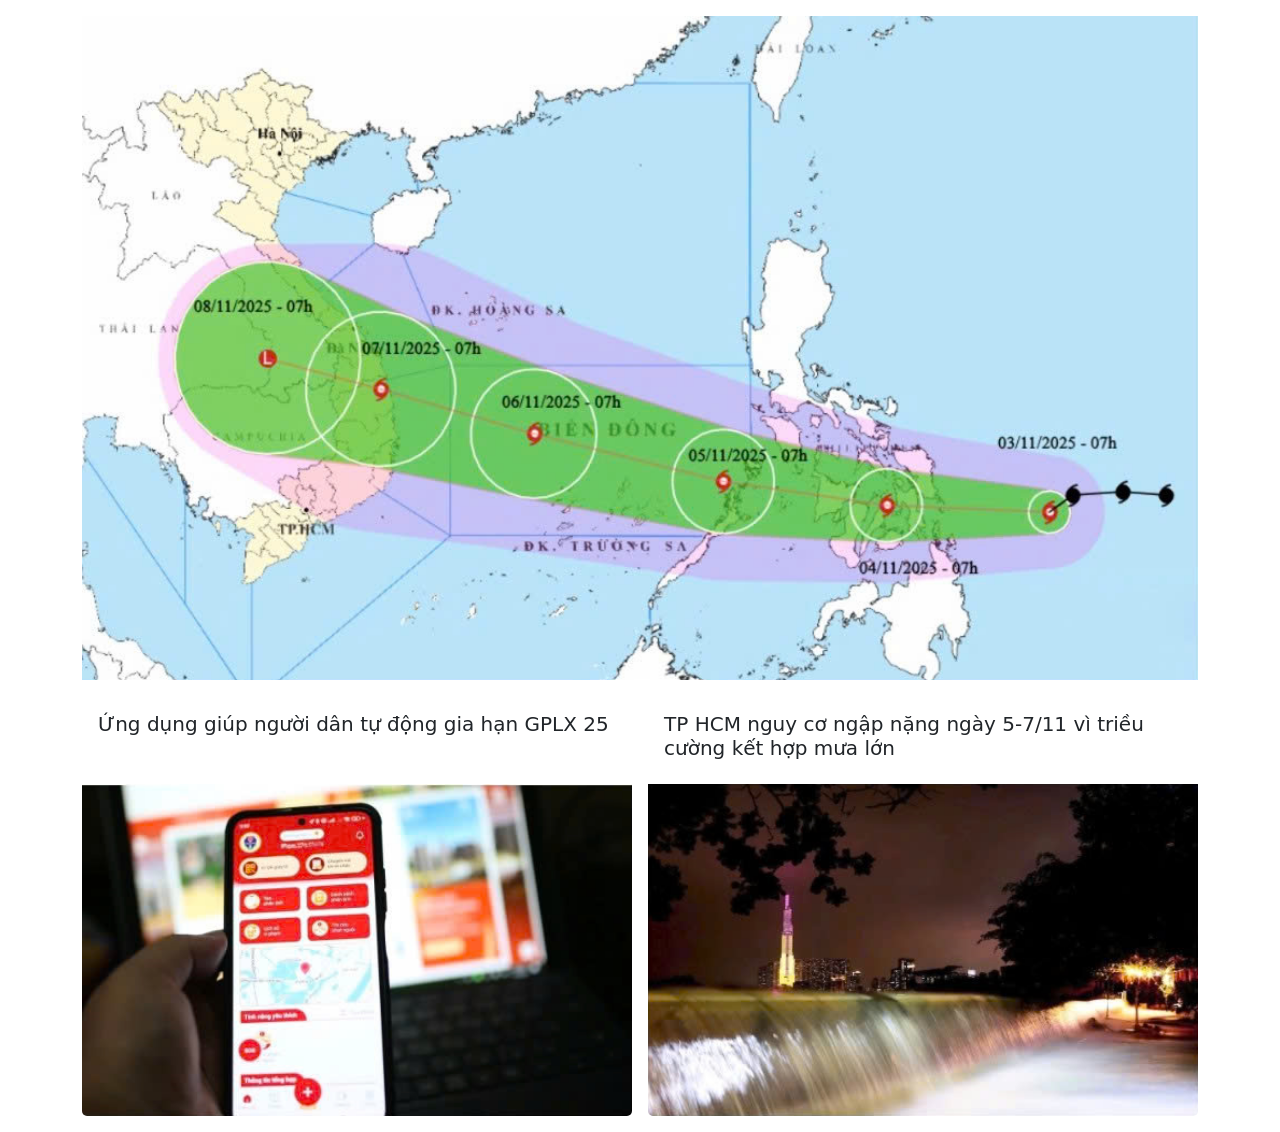
<file: BtBuoi1/BtBuoi1.html>
<!DOCTYPE html>
<html lang="en">
<head>
    <meta charset="UTF-8">
    <meta name="viewport" content="width=device-width, initial-scale=1.0">
    <title>Bài tập Buổi 1</title>   
    <link href="https://cdn.jsdelivr.net/npm/bootstrap@5.3.3/dist/css/bootstrap.min.css" rel="stylesheet">
    <script src="https://cdn.jsdelivr.net/npm/bootstrap@5.3.3/dist/js/bootstrap.bundle.min.js"></script>
</head>
<body>

    <main class="container mt-3 mb-3">
        <div class="row g-3">
            <div class="col-12">
                <img src="Anh/anhBt1.png" class="img-fluid w-100" alt="Ảnh bão">
            </div>
    
            <div class="col-md-6">
                <div class="card h-100 border-0">
                    <div class="card-body">
                        <h5 class="card-title">Ứng dụng giúp người dân tự động gia hạn GPLX 25</h5>
                    </div>
                    <img src="Anh/anhBt3.png" class="card-img-bottom" alt="Ứng dụng GPLX">
                </div>
            </div>
    
            <div class="col-md-6">
                 <div class="card h-100 border-0">
                    <div class="card-body">
                        <h5 class="card-title">TP HCM nguy cơ ngập nặng ngày 5-7/11 vì triều cường kết hợp mưa lớn</h5>
                    </div>
                    <img src="Anh/anhBt2.png" class="card-img-bottom" alt="Ngập lụt TPHCM">
                 </div>
            </div>
        </div>
    </main>

</body>
</html>
</file>
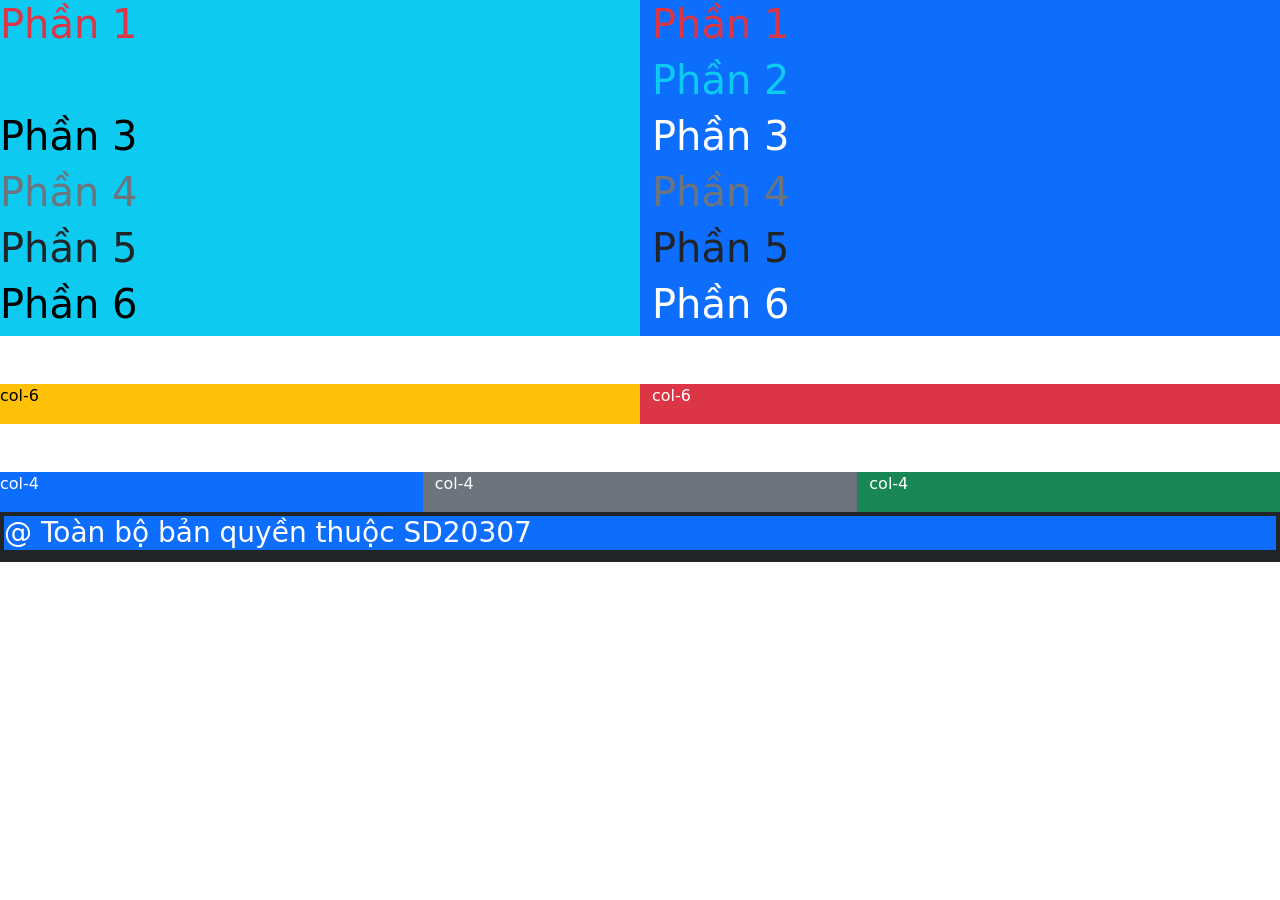
<file: Buoi1/Buoi1.html>
<!DOCTYPE html>
<html lang="en">
<head>
    <meta charset="UTF-8">
    <meta name="viewport" content="width=device-width, initial-scale=1.0">
    <title>Document</title>
    <link href="https://cdn.jsdelivr.net/npm/bootstrap@5.3.3/dist/css/bootstrap.min.css" rel="stylesheet">
    <script src="https://cdn.jsdelivr.net/npm/bootstrap@5.3.3/dist/js/bootstrap.bundle.min.js"></script>
</head>
<body>
    <div class="container-fuild">
        <div class="row">
            <!-- Ví dụ về hàng chia đôi, mỗi bên 6 ô -->
            <div class="col-6 text-bg-info">
                <div>
                    <h1 class="text-danger">Phần 1</h1>
                </div>
                <div>
                    <h1 class="text-info">Phần 2</h1>
                </div>
                <div>
                    <h1 class="text-manager">Phần 3</h1>
                </div>
                <div>
                    <h1 class="text-secondary">Phần 4</h1>
                </div>
                <div>
                    <h1 class="text-dark">Phần 5</h1>
                </div>
                <div>
                    <h1 class="text-llget">Phần 6</h1>
                </div>
            </div>
            <div class="col-6 text-bg-primary">
                <div>
                    <h1 class="text-danger">Phần 1</h1>
                </div>
                <div>
                    <h1 class="text-info">Phần 2</h1>
                </div>
                <div>
                    <h1 class="text-manager">Phần 3</h1>
                </div>
                <div>
                    <h1 class="text-secondary">Phần 4</h1>
                </div>
                <div>
                    <h1 class="text-dark">Phần 5</h1>
                </div>
                <div>
                    <h1 class="text-llget">Phần 6</h1>
                </div>
            </div>
            <!-- Ví dụ về chia 2 bảng -->
            <div class="mt-5 col-6 text-bg-warning">
                <p>col-6</p>
            </div>
            <div class="mt-5 col-6 text-bg-danger">
                <p>col-6</p>        
            </div>
            <!-- Ví dụ về chia 3 bảng -->
            <div class="mt-5 col-4 text-bg-primary">
                <p>col-4</p>
            </div>
            <div class="mt-5 col-4 text-bg-secondary">
                <p>col-4</p>
            </div>
            <div class="mt-5 col-4 text-bg-success">
                <p>col-4</p>
            </div>


            <!-- Ví dụ về chia 4 bảng

             <div class="mt-5 col-3 text-bg-primary">
                <p>col-4</p>
            </div>
            <div class="mt-5 col-3 text-bg-secondary">
                <p>col-4</p>
            </div>
            <div class="mt-5 col-3 text-bg-success">
                <p>col-4</p>
            </div>
             <div class="mt-5 col-3 text-bg-primary">
                <p>col-4</p>
            </div>
            Ví dụ chia 6 bảng -->
            <!-- <div class="mt-5 col-2 text-bg-primary">
                <p>col-4</p>
            </div>
            <div class="mt-5 col-2 text-bg-secondary">
                <p>col-4</p>
            </div>
            <div class="mt-5 col-2 text-bg-success">
                <p>col-4</p>
            </div>
             <div class="mt-5 col-2 text-bg-primary">
                <p>col-4</p>
            </div> 
            <div class="mt-5 col-2 text-bg-secondary">
                <p>col-4</p>
            </div>
            <div class="mt-5 col-2 text-bg-success">
                <p>col-4</p>
            </div> -->
            
        </div>
    </div>
</body>
<footer class="bg-dark p-1">
    <h3 class="text-bg-primary">@ Toàn bộ bản quyền thuộc SD20307</h3>
</footer>
</html>
</file>
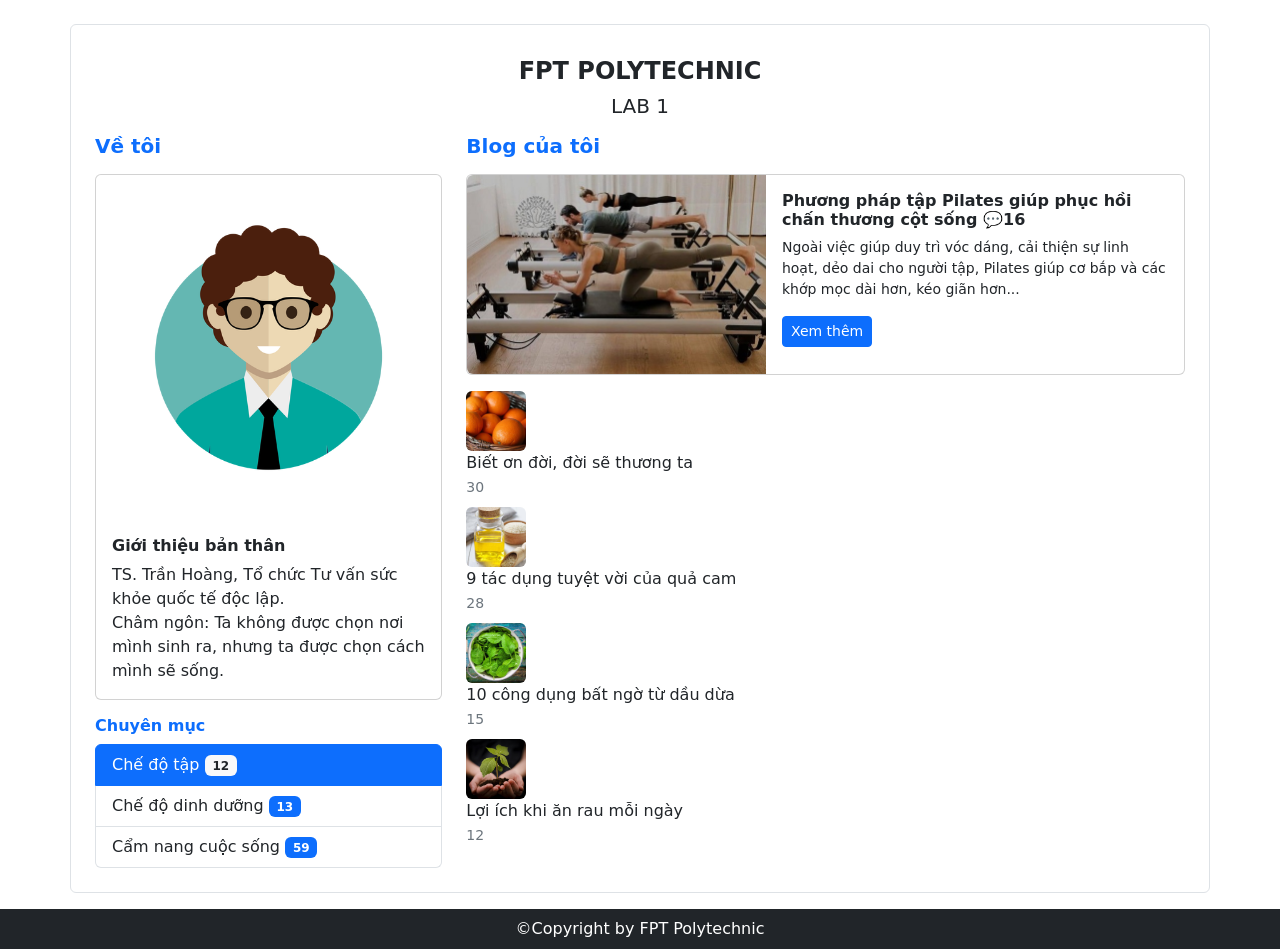
<file: Buoi2/Lab1.html>
<!DOCTYPE html>
<html lang="vi">

<head>
    <meta charset="UTF-8">
    <meta name="viewport" content="width=device-width, initial-scale=1.0">
    <title>LAB 1 - FPT Polytechnic</title>

    <!-- Bootstrap -->
    <link href="https://cdn.jsdelivr.net/npm/bootstrap@5.3.3/dist/css/bootstrap.min.css" rel="stylesheet">
    <script src="https://cdn.jsdelivr.net/npm/bootstrap@5.3.3/dist/js/bootstrap.bundle.min.js"></script>
</head>

<body>
    <div class="container mt-4 bg-white p-4 border rounded">
        <div class="text-center mb-3">
            <h4 class="fw-bold text-uppercase mt-2">FPT Polytechnic</h4>
            <h5>LAB 1</h5>
        </div>

        <div class="row">
            <div class="col-md-4">
                <h5 class="text-primary fw-bold mb-3">Về tôi</h5>
                <div class="card mb-3">
                    <img src="images/avatar.png" class="card-img-top p-3" alt="avatar">
                    <div class="card-body">
                        <h6 class="fw-bold">Giới thiệu bản thân</h6>
                        <p class="mb-0">
                            TS. Trần Hoàng, Tổ chức Tư vấn sức khỏe quốc tế độc lập.<br>
                            Châm ngôn: Ta không được chọn nơi mình sinh ra, nhưng ta được chọn cách mình sẽ sống.
                        </p>
                    </div>
                </div>

                <h6 class="text-primary fw-bold">Chuyên mục</h6>
                <ul class="list-group">
                    <li class="list-group-item active">
                        Chế độ tập <span class="badge bg-light text-dark">12</span>
                    </li>
                    <li class="list-group-item ">
                        Chế độ dinh dưỡng <span class="badge bg-primary">13</span>
                    </li>
                    <li class="list-group-item ">
                        Cẩm nang cuộc sống <span class="badge bg-primary">59</span>
                    </li>
                </ul>
                
            </div>


            <div class="col-md-8">
                <h5 class="text-primary fw-bold mb-3">Blog của tôi</h5>

                <div class="card mb-3">
                    <div class="row g-0">
                        <div class="col-md-5">
                            <img src="images/tap-piltes.jpg" class="img-fluid rounded-start" alt="pilates">
                        </div>
                        <div class="col-md-7">
                            <div class="card-body">
                                <h6 class="card-title fw-bold">Phương pháp tập Pilates giúp phục hồi chấn thương cột sống 💬16</h6>
                                <p class="card-text small">
                                    Ngoài việc giúp duy trì vóc dáng, cải thiện sự linh hoạt, dẻo dai cho người tập,
                                    Pilates giúp cơ bắp và các khớp mọc dài hơn, kéo giãn hơn...
                                </p>
                                <button class="btn btn-primary btn-sm">Xem thêm</button>
                            </div>
                        </div>
                    </div>
                </div>

                <div class="flex align-items-center mb-2">
                    <img src="images/orange_300x300.jpg" width="60" height="60" class="me-2 rounded" alt="">
                    <div>
                        <p class="mb-0">Biết ơn đời, đời sẽ thương ta</p>
                        <small class="text-secondary">30</small>
                    </div>
                </div>

                <div class="flex align-items-center mb-2">
                    <img src="images/sesameoil_300x300.jpg" width="60" height="60" class="me-2 rounded" alt="">
                    <div>
                        <p class="mb-0">9 tác dụng tuyệt vời của quả cam</p>
                        <small class="text-secondary">28</small>
                    </div>
                </div>

                <div class="flex align-items-center mb-2">
                    <img src="images/spinach_300x300.jpg" width="60" height="60" class="me-2 rounded" alt="">
                    <div>
                        <p class="mb-0">10 công dụng bất ngờ từ dầu dừa</p>
                        <small class="text-secondary">15</small>
                    </div>
                </div>

                <div class="flex align-items-center">
                    <img src="images/corevalue.jpg" width="60" height="60" class="me-2 rounded" alt="">
                    <div>
                        <p class="mb-0">Lợi ích khi ăn rau mỗi ngày</p>
                        <small class="text-secondary">12</small>
                    </div>
                </div>
            </div>
        </div>
    </div>

    <div class="bg-dark text-white text-center py-2 mt-3">
        ©Copyright by FPT Polytechnic
    </div>
</body>

</html>
</file>
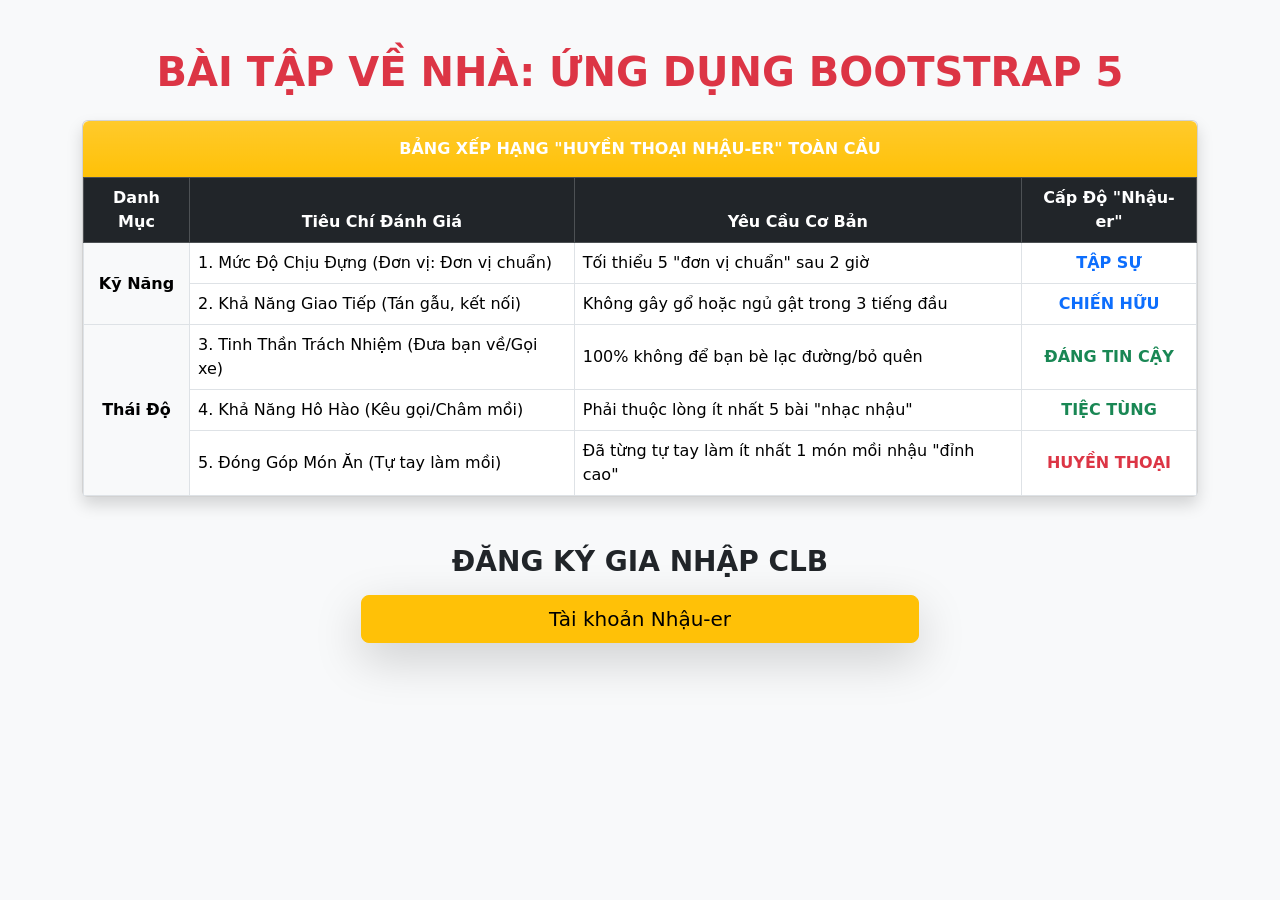
<file: Buoi3/BTbuoi3.html>
<!DOCTYPE html>
<html lang="vi">
<head>
  <meta charset="UTF-8">
  <meta name="viewport" content="width=device-width, initial-scale=1.0">
  <title>Bài Tập Về Nhà: CLB Nhậu-er (Ứng dụng Lab 2)</title>
  <link href="https://cdn.jsdelivr.net/npm/bootstrap@5.3.3/dist/css/bootstrap.min.css" rel="stylesheet">
  <script src="https://cdn.jsdelivr.net/npm/bootstrap@5.3.3/dist/js/bootstrap.bundle.min.js"></script>
</head>

<body class="bg-light">

  <div class="container mt-5">
    <h1 class="text-center text-danger mb-4 fw-bold">
      BÀI TẬP VỀ NHÀ: ỨNG DỤNG BOOTSTRAP 5
    </h1>

    <!-- BẢNG XẾP HẠNG -->
    <div class="card shadow mb-5">
      <div class="bg-warning bg-gradient text-white text-center py-3 fw-bold rounded-top">
        BẢNG XẾP HẠNG "HUYỀN THOẠI NHẬU-ER" TOÀN CẦU
      </div>
      <div class="card-body p-0">
        <table class="table table-bordered table-hover align-middle m-0">
          <thead class="table-dark text-warning text-center">
            <tr>
              <th>Danh Mục</th>
              <th>Tiêu Chí Đánh Giá</th>
              <th>Yêu Cầu Cơ Bản</th>
              <th>Cấp Độ "Nhậu-er"</th>
            </tr>
          </thead>
          <tbody>
            <tr>
              <td rowspan="2" class="text-center bg-light fw-bold">Kỹ Năng</td>
              <td>1. Mức Độ Chịu Đựng (Đơn vị: Đơn vị chuẩn)</td>
              <td>Tối thiểu 5 "đơn vị chuẩn" sau 2 giờ</td>
              <td class="text-center fw-bold text-primary">TẬP SỰ</td>
            </tr>
            <tr>
              <td>2. Khả Năng Giao Tiếp (Tán gẫu, kết nối)</td>
              <td>Không gây gổ hoặc ngủ gật trong 3 tiếng đầu</td>
              <td class="text-center fw-bold text-primary">CHIẾN HỮU</td>
            </tr>
            <tr>
              <td rowspan="3" class="text-center bg-light fw-bold">Thái Độ</td>
              <td>3. Tinh Thần Trách Nhiệm (Đưa bạn về/Gọi xe)</td>
              <td>100% không để bạn bè lạc đường/bỏ quên</td>
              <td class="text-center fw-bold text-success">ĐÁNG TIN CẬY</td>
            </tr>
            <tr>
              <td>4. Khả Năng Hô Hào (Kêu gọi/Châm mồi)</td>
              <td>Phải thuộc lòng ít nhất 5 bài "nhạc nhậu"</td>
              <td class="text-center fw-bold text-success">TIỆC TÙNG</td>
            </tr>
            <tr>
              <td>5. Đóng Góp Món Ăn (Tự tay làm mồi)</td>
              <td>Đã từng tự tay làm ít nhất 1 món mồi nhậu "đỉnh cao"</td>
              <td class="text-center fw-bold text-danger">HUYỀN THOẠI</td>
            </tr>
          </tbody>
        </table>
      </div>
    </div>

    <!-- NÚT MỞ FORM -->
    <h3 class="text-center mb-3 fw-semibold">ĐĂNG KÝ GIA NHẬP CLB</h3>
    <div class="d-grid gap-2 col-6 mx-auto">
      <button type="button" class="btn btn-warning btn-lg shadow-lg" data-bs-toggle="modal" data-bs-target="#myModal">
        Tài khoản Nhậu-er
      </button>
    </div>
  </div>

  <!-- MODAL -->
  <div class="modal fade" id="myModal" tabindex="-1" aria-labelledby="modalLabel" aria-hidden="true">
    <div class="modal-dialog modal-lg">
      <div class="modal-content shadow-lg">
        <div class="modal-header bg-warning bg-gradient text-white fw-bold">
          <h5 class="modal-title" id="modalLabel">ĐĂNG KÝ / THĂM DÒ Ý KIẾN CLB NHẬU-ER</h5>
          <button type="button" class="btn-close btn-close-white" data-bs-dismiss="modal"></button>
        </div>

        <div class="modal-body">
          <ul class="nav nav-tabs" role="tablist">
            <li class="nav-item">
              <a class="nav-link active fw-bold" data-bs-toggle="tab" href="#register">Đơn Đăng Ký</a>
            </li>
            <li class="nav-item">
              <a class="nav-link fw-bold" data-bs-toggle="tab" href="#feedback">Thăm Dò Món Mồi</a>
            </li>
          </ul>

          <div class="tab-content">
            <!-- TAB ĐĂNG KÝ -->
            <div id="register" class="container tab-pane active"><br>
              <h4 class="text-primary">PHẦN I: THÔNG TIN CÁ NHÂN</h4>

              <form class="row g-3">
                <div class="col-md-6">
                  <label class="form-label">Họ và Tên (Danh Xưng)</label>
                  <input type="text" class="form-control" placeholder="Nhập Danh Xưng">
                </div>

                <div class="col-md-6">
                  <label class="form-label">Email</label>
                  <input type="email" class="form-control" placeholder="Email nhận thông báo">
                </div>

                <div class="col-md-6">
                  <label class="form-label">Số Điện Thoại</label>
                  <input type="tel" class="form-control" placeholder="Số liên hệ">
                </div>

                <div class="col-md-6">
                  <label class="form-label">Ngày Sinh</label>
                  <input type="date" class="form-control">
                </div>

                <div class="col-md-6">
                  <label class="form-label">Mật Khẩu</label>
                  <input type="password" class="form-control" placeholder="Tên món mồi yêu thích">
                </div>

                <div class="col-md-6">
                  <label class="form-label">Xác Nhận Mật Khẩu</label>
                  <input type="password" class="form-control" placeholder="Nhập lại món mồi đó">
                </div>

                <div class="col-12">
                  <label class="form-label">Giới Tính</label><br>
                  <div class="form-check form-check-inline">
                    <input class="form-check-input" type="radio" name="gioiTinh" id="nam">
                    <label class="form-check-label" for="nam">Nam</label>
                  </div>
                  <div class="form-check form-check-inline">
                    <input class="form-check-input" type="radio" name="gioiTinh" id="nu">
                    <label class="form-check-label" for="nu">Nữ</label>
                  </div>
                  <div class="form-check form-check-inline">
                    <input class="form-check-input" type="radio" name="gioiTinh" id="khac">
                    <label class="form-check-label" for="khac">Thích gì nhậu nấy</label>
                  </div>
                </div>

                <h4 class="text-primary mt-4">PHẦN II: KIỂM TRA CHUYÊN MÔN</h4>

                <div class="col-12">
                  <label class="form-label">Đồ Uống "Chủ Lực"</label><br>
                  <div class="form-check form-check-inline">
                    <input class="form-check-input" type="checkbox" id="biaLanh">
                    <label class="form-check-label" for="biaLanh">Bia Lạnh</label>
                  </div>
                  <div class="form-check form-check-inline">
                    <input class="form-check-input" type="checkbox" id="ruouNang">
                    <label class="form-check-label" for="ruouNang">Rượu Nặng</label>
                  </div>
                  <div class="form-check form-check-inline">
                    <input class="form-check-input" type="checkbox" id="nuocNgot">
                    <label class="form-check-label" for="nuocNgot">Nước Ngọt</label>
                  </div>
                </div>

                <div class="col-md-6">
                  <label class="form-label">Cấp Độ Hiện Tại</label>
                  <select class="form-select">
                    <option selected>Chọn cấp độ...</option>
                    <option>Tập Sự</option>
                    <option>Chiến Hữu</option>
                    <option>Đáng Tin Cậy</option>
                    <option>Tiệc Tùng</option>
                    <option>Huyền Thoại</option>
                  </select>
                </div>

                <div class="col-12">
                  <label class="form-label">Món "Mồi" Đinh</label>
                  <textarea class="form-control" rows="3" placeholder="Mô tả món mồi bạn tự hào nhất..."></textarea>
                </div>

                <div class="col-12">
                  <div class="form-check">
                    <input class="form-check-input" type="checkbox" id="dieuKhoan">
                    <label class="form-check-label text-danger" for="dieuKhoan">
                      Tôi đồng ý: "Nhậu hết mình, về tới nhà".
                    </label>
                  </div>
                </div>

                <div class="col-12 text-center">
                  <button type="submit" class="btn btn-success btn-lg me-2">Đăng Ký</button>
                  <button type="reset" class="btn btn-danger btn-lg">Xóa Form</button>
                </div>
              </form>
            </div>

            <!-- TAB KHẢO SÁT -->
            <div id="feedback" class="container tab-pane fade"><br>
              <h4 class="text-success">KHẢO SÁT: ĐÓNG GÓP MÓN MỒI CHO CLB</h4>
              <p>Đề xuất món mồi mà anh/em muốn CLB thêm vào thực đơn:</p>
              <form>
                <div class="mb-3">
                  <label class="form-label">Tên món mồi đề xuất</label>
                  <input type="text" class="form-control" placeholder="Ví dụ: Gỏi Tôm Thái, Bò Khô Đặc Biệt...">
                </div>
                <div class="mb-3">
                  <label class="form-label">Lý do/Tính đột phá</label>
                  <textarea class="form-control" rows="3" placeholder="Món này đặc biệt vì..."></textarea>
                </div>
                <button type="submit" class="btn btn-success">Gửi Đề Xuất</button>
              </form>
            </div>

          </div>
        </div>
      </div>
    </div>
  </div>

</body>
</html>
</file>
